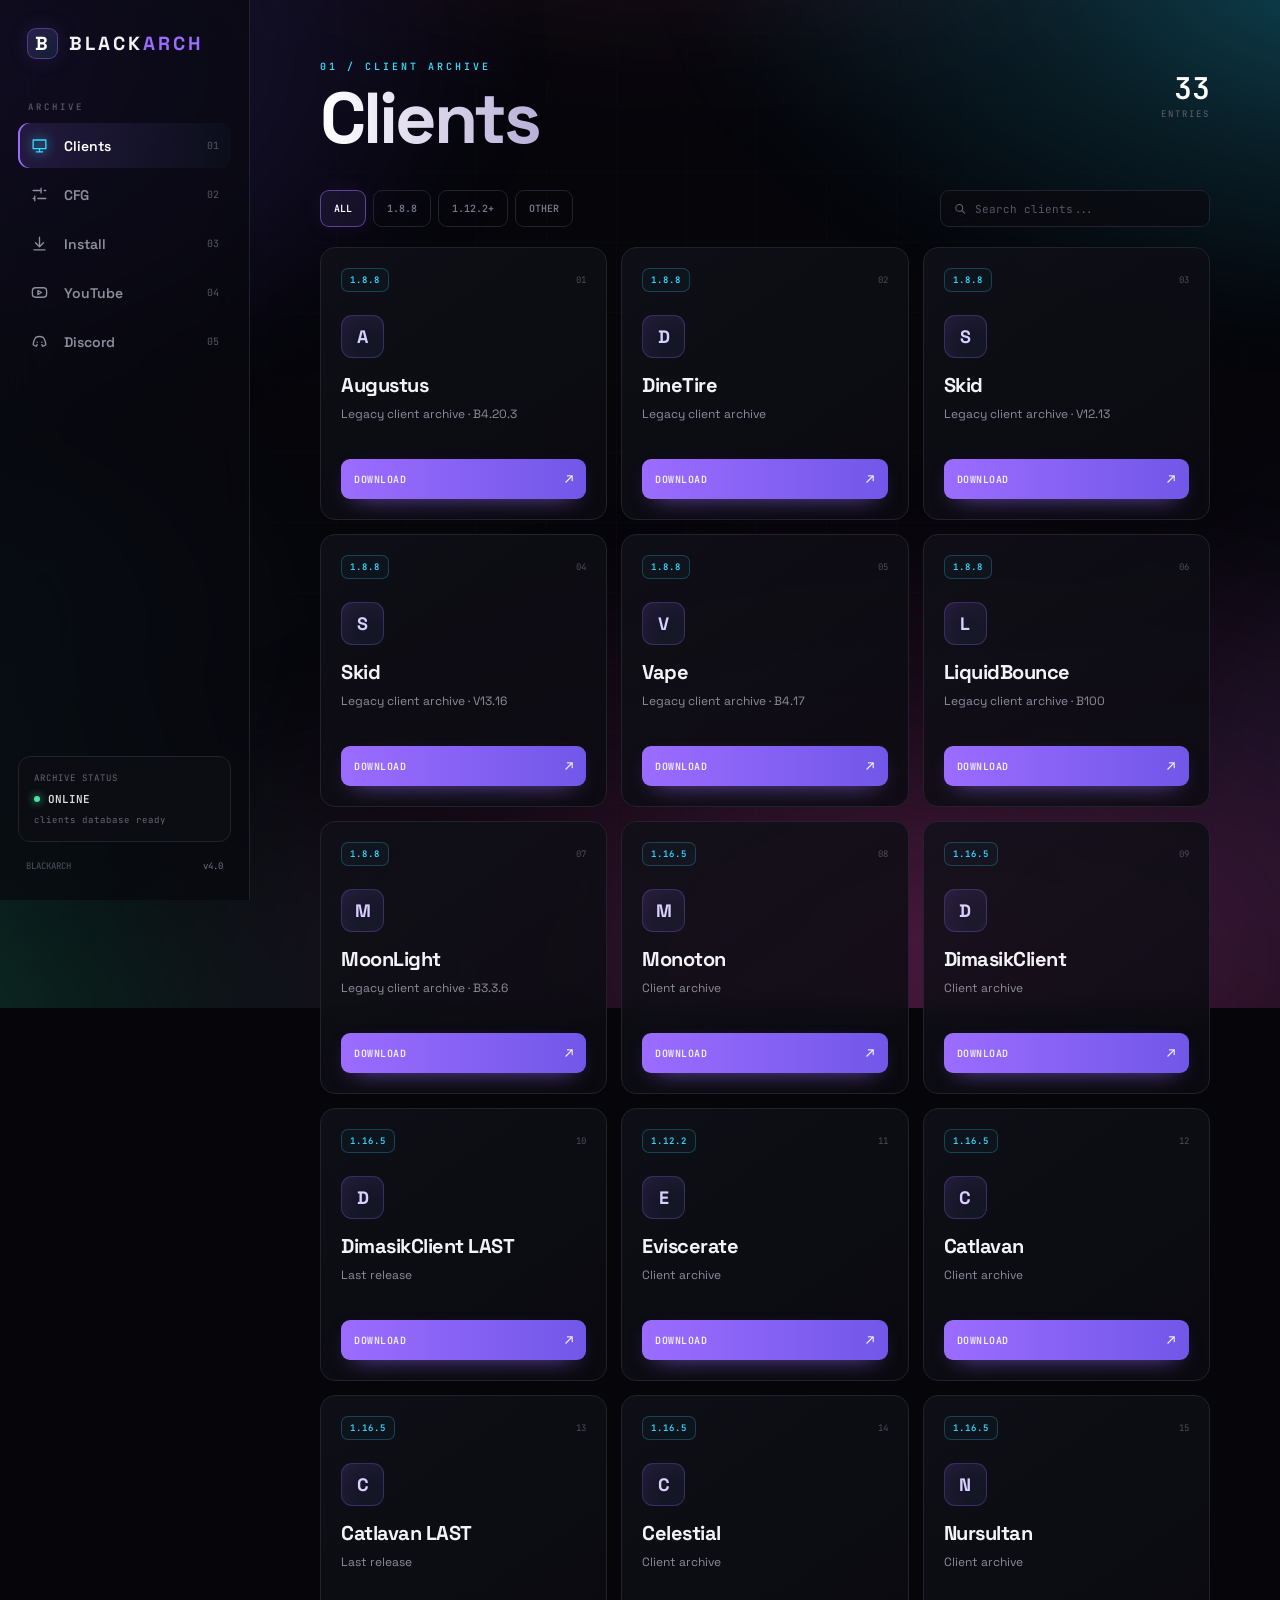
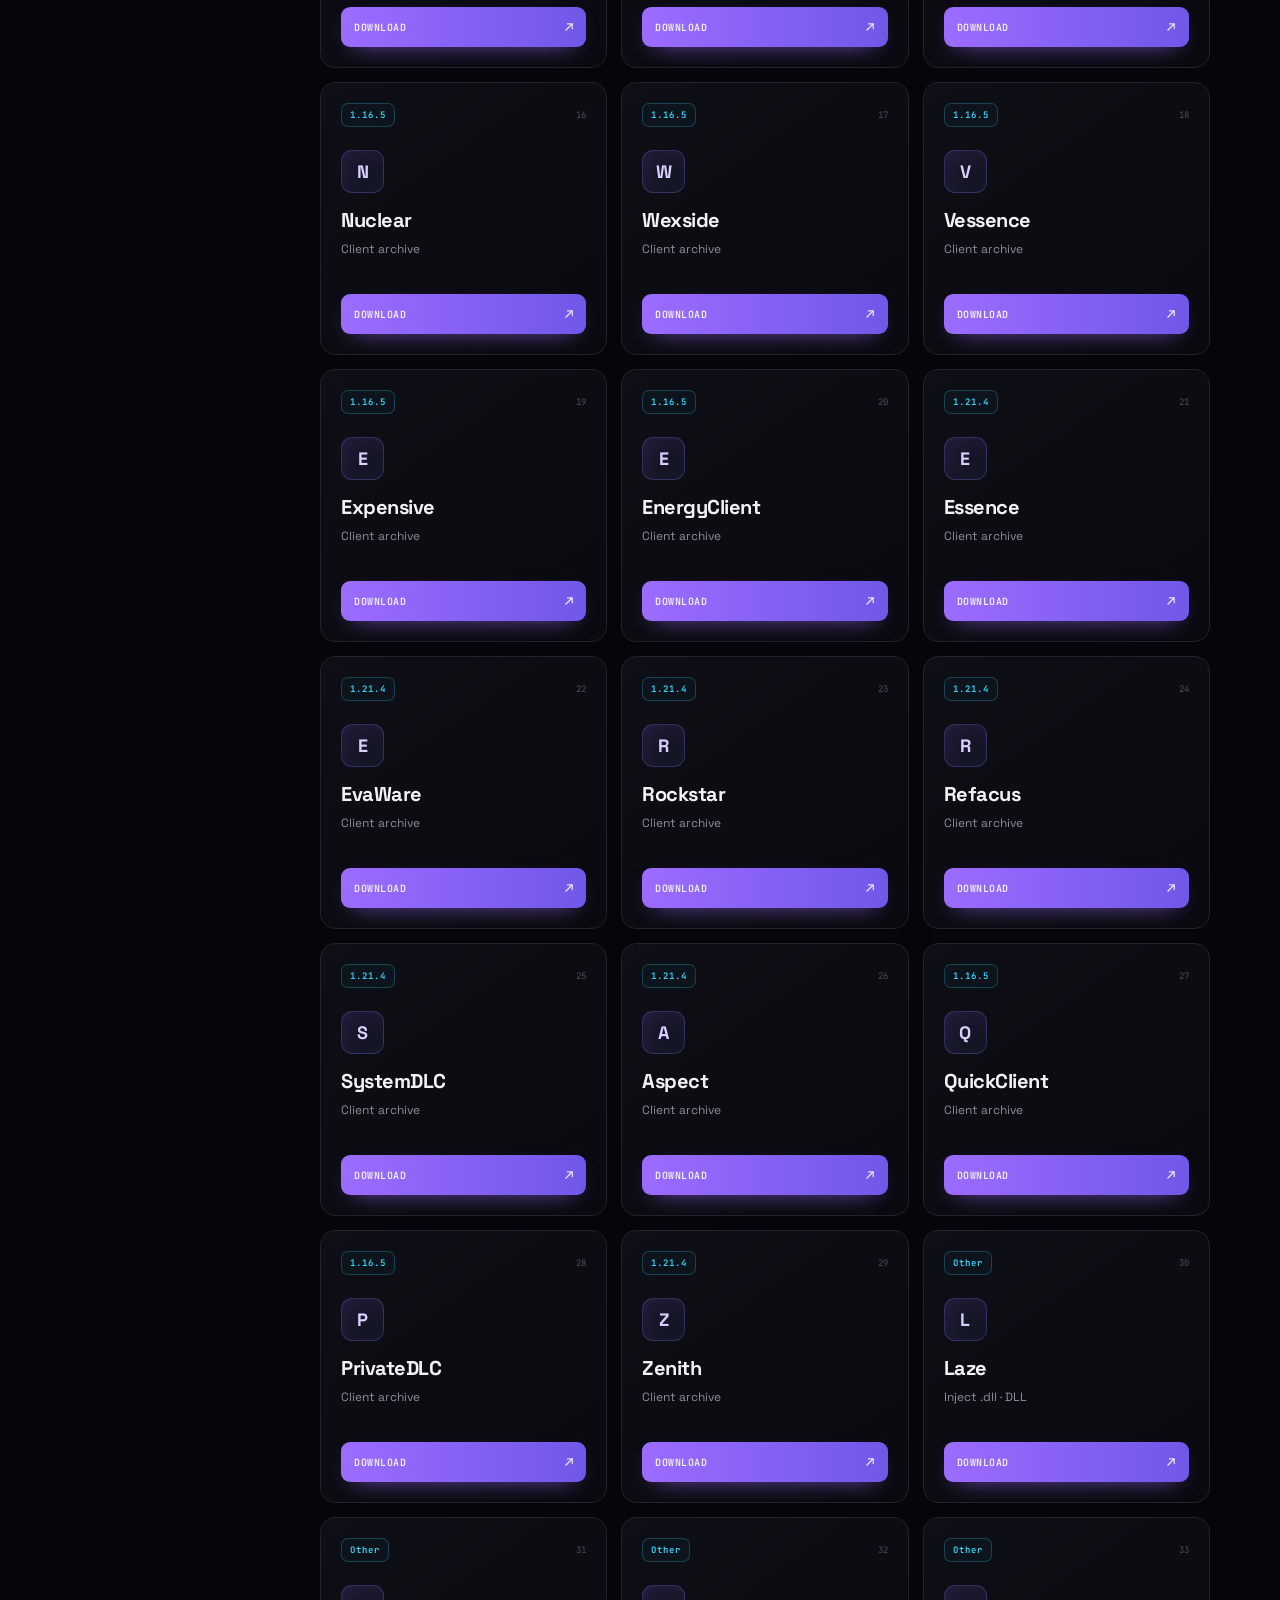
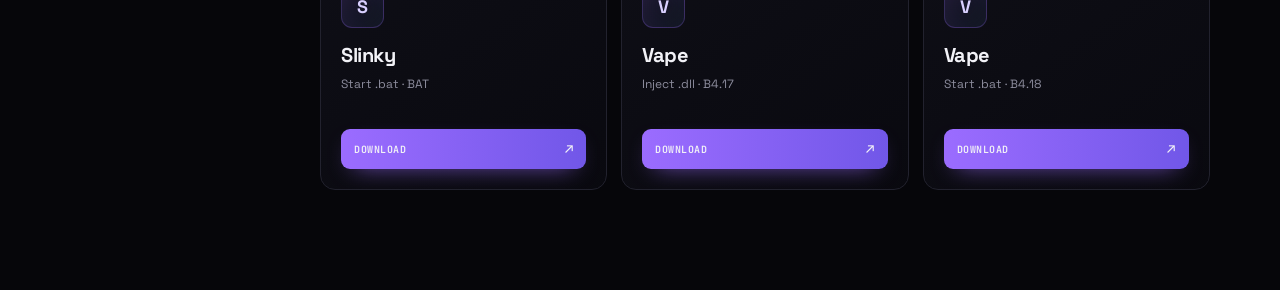
<file: index.html>
<!DOCTYPE html>
<html lang="en">
<head>
<meta charset="UTF-8"><meta name="viewport" content="width=device-width,initial-scale=1">
<title>BlackArch // Client Archive</title>
<link rel="preconnect" href="https://fonts.googleapis.com"><link rel="preconnect" href="https://fonts.gstatic.com" crossorigin>
<link href="https://fonts.googleapis.com/css2?family=Space+Grotesk:wght@400;500;600;700&family=JetBrains+Mono:wght@400;500;600&display=swap" rel="stylesheet">
<link rel="stylesheet" href="style.css">
</head>
<body>
<div id="boot"><canvas id="bootfx"></canvas><div class="boot-box">
  <div class="boot-kicker">BLACKARCH // SYSTEM BOOT</div><div class="boot-logo">BLACK<span>ARCH</span></div>
  <div class="boot-status"><span class="status-dot"></span><span id="bootstatus">initializing archive...</span></div>
  <div class="boot-log" id="bootlog"></div><div class="boot-bar"><i id="bootbar"></i></div><div class="boot-pct" id="bootpct">0%</div>
</div></div>
<div class="bg"></div>
<div class="app">
<aside class="side">
  <a class="brand" href="#clients"><span class="brand-mark">B</span><span>BLACK<span>ARCH</span></span></a>
  <div class="side-label">ARCHIVE</div>
  <nav id="tabs">
    <button data-tab="clients" class="on"><svg viewBox="0 0 24 24"><path d="M4 5h16v11H4zM8 20h8M12 16v4"/></svg><b>Clients</b><em>01</em></button>
    <button data-tab="cfg"><svg viewBox="0 0 24 24"><path d="M4 7h10M18 7h2M4 17h2M10 17h10M14 4v6M6 14v6"/></svg><b>CFG</b><em>02</em></button>
    <button data-tab="install"><svg viewBox="0 0 24 24"><path d="M12 4v11M7 11l5 5 5-5M5 20h14"/></svg><b>Install</b><em>03</em></button>
    <button data-tab="youtube"><svg viewBox="0 0 24 24"><rect x="3" y="6" width="18" height="12" rx="4"/><path d="M10 9.5v5l4.5-2.5z"/></svg><b>YouTube</b><em>04</em></button>
    <button data-tab="discord"><svg viewBox="0 0 24 24"><path d="M7 7c3-1.5 7-1.5 10 0 2 3 3 6 3 9-2 1.5-4 2-4 2l-1-2M7 7C5 10 4 13 4 16c2 1.5 4 2 4 2l1-2M9 13h.01M15 13h.01"/></svg><b>Discord</b><em>05</em></button>
  </nav>
  <div class="side-card"><span>ARCHIVE STATUS</span><strong><i></i> ONLINE</strong><small>clients database ready</small></div>
  <div class="side-foot">BLACKARCH <span>v4.0</span></div>
</aside>
<main>
<section class="panel on" id="clients"><header><div><p>01 / CLIENT ARCHIVE</p><h1>Clients</h1></div><div class="header-stat"><strong id="clientCount">33</strong><span>ENTRIES</span></div></header>
<div class="toolbar"><div class="filters" id="filters"><button class="active" data-filter="all">ALL</button><button data-filter="1.8.8">1.8.8</button><button data-filter="1.12.2+">1.12.2+</button><button data-filter="other">OTHER</button></div><label class="search"><svg viewBox="0 0 24 24"><circle cx="11" cy="11" r="6"/><path d="m16 16 5 5"/></svg><input id="search" placeholder="Search clients..." autocomplete="off"></label></div>
<div class="grid" id="clientGrid"></div><div class="empty" id="empty">No clients match your search.</div></section>
<section class="panel" id="cfg"><header><div><p>02 / CONFIGURATION</p><h1>CFG</h1></div></header><div class="feature-note"><span class="note-icon">CFG</span><div><h2>Configuration archive</h2><p>Use the client-specific configuration files supplied with each release. Place them in the location described by the installation guide.</p></div></div><div class="list" id="cfgList"></div></section>
<section class="panel" id="install"><header><div><p>03 / SETUP GUIDE</p><h1>Download</h1></div></header><ol class="steps" id="steps"></ol></section>
<section class="panel" id="youtube"><header><div><p>04 / MEDIA</p><h1>YouTube</h1></div></header><div class="media-empty"><div class="media-icon">▶</div><h2>Video section</h2><p>Add your YouTube videos to <code>script.js</code> and they will appear here.</p></div></section>
<section class="panel" id="discord"><header><div><p>05 / COMMUNITY</p><h1>Discord</h1></div></header><div class="hero-card" id="discordCard"></div></section>
</main></div><div class="toast" id="toast"></div><script src="script.js"></script></body></html>
</file>
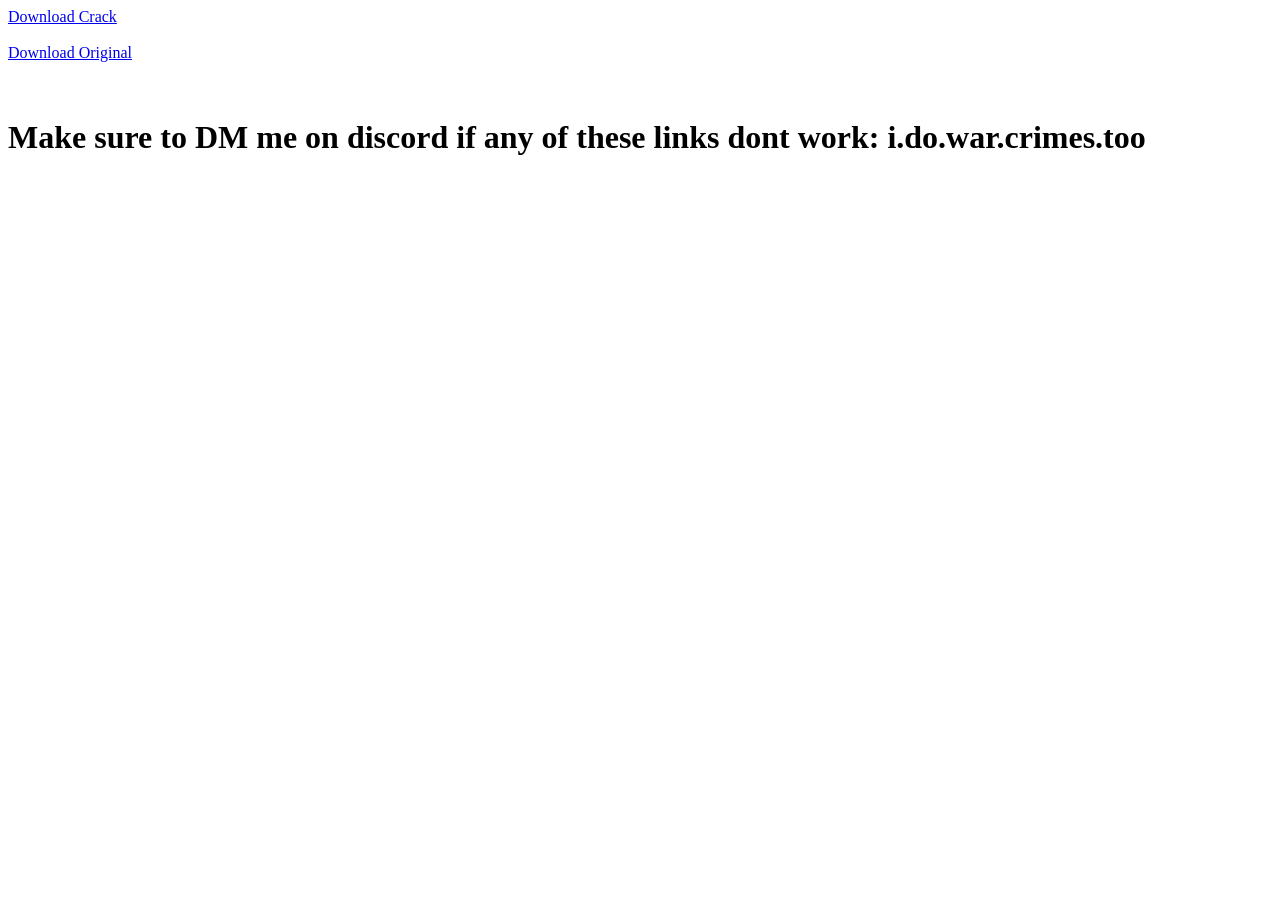
<file: download-atani.html>
<html>
  <body>
    <a href="https://workupload.com/file/5sE7Zb3VT6b">Download Crack</a>
    <br />
    <br />
    <a href="https://workupload.com/file/7sPSqXhzyh6">Download Original</a>
    <br />
    <br />
    <br />
    <h1>Make sure to DM me on discord if any of these links dont work: i.do.war.crimes.too</h1>
  </body>
</html>
</file>
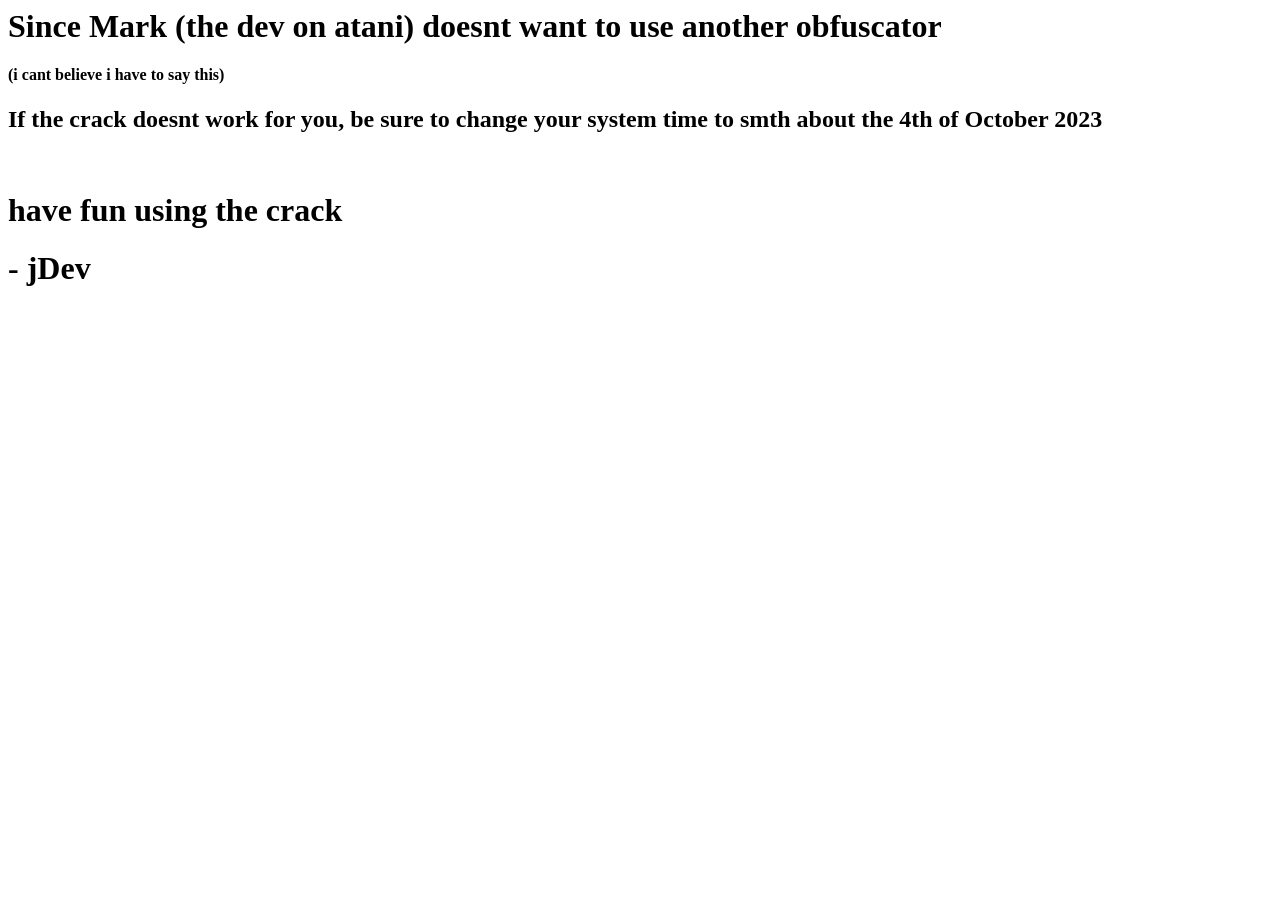
<file: myj2c-thingy.html>
<html>
  <body>
    <h1>Since Mark (the dev on atani) doesnt want to use another obfuscator</h1>
    <h4>(i cant believe i have to say this)</h4>
    <h2>If the crack doesnt work for you, be sure to change your system time to smth about the 4th of October 2023</h2>
    <br />
    <h1>have fun using the crack</h1>
    <h1>- jDev</h1>
  </body>
</html>
</file>
<file: style.css>
:root{--bg:#06060a;--panel:#0d0d14;--panel2:#11111a;--line:#22222e;--text:#f2f2f7;--mut:#8d8d9e;--a:#9b6cff;--b:#34d9ff;--green:#45e6a0;--red:#ff557d;--f:'Space Grotesk',sans-serif;--m:'JetBrains Mono',monospace;--glow:0 0 55px -15px #9b6cffcc}*{box-sizing:border-box;margin:0;padding:0}html{scroll-behavior:smooth}body{background:var(--bg);color:var(--text);font-family:var(--f);min-height:100vh;overflow-x:hidden}a,button{color:inherit;text-decoration:none}button{font:inherit;background:none;border:0;cursor:pointer}.bg{position:fixed;inset:-12%;z-index:-2;overflow:hidden;pointer-events:none;background:#05050a;opacity:1}.bg:before,.bg:after{content:"";position:absolute;inset:-25%;will-change:transform;background:radial-gradient(ellipse 42% 32% at 18% 28%,#7b5cff70 0%,#7b5cff2c 34%,transparent 72%),radial-gradient(ellipse 38% 30% at 82% 22%,#28d9ff58 0%,#28d9ff20 38%,transparent 74%),radial-gradient(ellipse 45% 34% at 65% 78%,#ff4fc94a 0%,#ff4fc916 40%,transparent 76%),radial-gradient(ellipse 38% 30% at 20% 82%,#36f0ad38 0%,#36f0ad10 42%,transparent 76%);filter:blur(35px);transform:translate3d(-3%,0,0) scale(1.08);animation:auroraDrift 18s ease-in-out infinite alternate}.bg:after{background:radial-gradient(ellipse 34% 24% at 10% 58%,#34d9ff42,transparent 70%),radial-gradient(ellipse 42% 28% at 92% 65%,#9b6cff50,transparent 72%),radial-gradient(ellipse 30% 25% at 48% 10%,#ff5da250,transparent 70%);filter:blur(55px);mix-blend-mode:screen;opacity:.75;transform:translate3d(4%,2%,0) scale(1.12);animation:auroraDrift2 23s ease-in-out infinite alternate}.bg{background-image:radial-gradient(circle at 50% 50%,transparent 0,#05050a 78%),linear-gradient(#ffffff04 1px,transparent 1px),linear-gradient(90deg,#ffffff04 1px,transparent 1px);background-size:100% 100%,70px 70px,70px 70px;background-position:0 0,0 0,0 0}@keyframes auroraDrift{0%{transform:translate3d(-7%,-3%,0) scale(1.08) rotate(-2deg)}35%{transform:translate3d(4%,5%,0) scale(1.16) rotate(2deg)}70%{transform:translate3d(8%,-2%,0) scale(1.1) rotate(-1deg)}100%{transform:translate3d(-2%,7%,0) scale(1.18) rotate(2deg)}}@keyframes auroraDrift2{0%{transform:translate3d(6%,4%,0) scale(1.12) rotate(2deg)}40%{transform:translate3d(-6%,-5%,0) scale(1.2) rotate(-3deg)}75%{transform:translate3d(2%,7%,0) scale(1.14) rotate(1deg)}100%{transform:translate3d(-8%,0,0) scale(1.22) rotate(-2deg)}}#boot{position:fixed;inset:0;z-index:100;background:#050509;display:grid;place-items:center;transition:clip-path 1s cubic-bezier(.77,0,.18,1),opacity .5s .7s;clip-path:inset(0)}#boot.done{clip-path:inset(0 0 100% 0);opacity:0;pointer-events:none}#bootfx{position:absolute;inset:0;width:100%;height:100%;opacity:.3}.boot-box{width:min(510px,86vw);position:relative}.boot-kicker{font:600 10px var(--m);letter-spacing:3px;color:var(--b);margin-bottom:12px}.boot-logo{font:700 clamp(48px,10vw,76px)/1 var(--f);letter-spacing:8px;text-shadow:0 0 35px #9b6cff99}.boot-logo span{color:var(--a)}.boot-status{display:flex;align-items:center;gap:10px;font:11px var(--m);color:var(--mut);margin-top:18px}.status-dot{width:6px;height:6px;border-radius:50%;background:var(--green);box-shadow:0 0 14px var(--green);animation:pulse 1s infinite}.boot-log{height:112px;margin:18px 0 16px;padding:12px 14px;border:1px solid #1c1c28;background:#09090e;border-radius:10px;font:11px/1.8 var(--m);color:#707083;overflow:hidden}.boot-log b{color:var(--green);font-weight:500}.boot-bar{height:3px;background:#1a1a24;border-radius:9px;overflow:hidden}.boot-bar i{display:block;width:0;height:100%;background:linear-gradient(90deg,var(--a),var(--b));box-shadow:0 0 18px var(--a);transition:width .2s}.boot-pct{text-align:right;margin-top:7px;color:#666679;font:10px var(--m)}@keyframes pulse{50%{opacity:.35}}.app{display:grid;grid-template-columns:250px 1fr;min-height:100vh}.side{position:sticky;top:0;height:100vh;padding:28px 18px;display:flex;flex-direction:column;border-right:1px solid var(--line);background:#09090fb8;backdrop-filter:blur(22px) saturate(130%);z-index:20}.brand{display:flex;align-items:center;gap:11px;font:700 19px var(--f);letter-spacing:3px;margin:0 9px 42px}.brand>span:last-child>span{color:var(--a)}.brand-mark{width:31px;height:31px;display:grid;place-items:center;border:1px solid #9b6cff66;border-radius:9px;color:#fff;background:linear-gradient(135deg,#9b6cff33,#34d9ff18);box-shadow:0 0 22px #9b6cff22}.side-label{font:600 9px var(--m);letter-spacing:3px;color:#565665;padding:0 10px 10px}#tabs{display:flex;flex-direction:column;gap:4px}#tabs button{display:grid;grid-template-columns:21px 1fr auto;align-items:center;gap:13px;padding:13px 12px;border-radius:11px;color:var(--mut);transition:.22s;text-align:left}#tabs button:hover{color:#fff;background:#ffffff08;transform:translateX(3px)}#tabs button.on{color:#fff;background:linear-gradient(90deg,#9b6cff26,#34d9ff06);box-shadow:inset 2px 0 var(--a)}#tabs svg{width:19px;height:19px;fill:none;stroke:currentColor;stroke-width:1.7;stroke-linecap:round;stroke-linejoin:round}#tabs b{font-size:14px;font-weight:600}#tabs em{font:10px var(--m);font-style:normal;color:#555564}#tabs button.on svg{stroke:var(--b);filter:drop-shadow(0 0 6px #34d9ff)}.side-card{margin-top:auto;padding:15px;border:1px solid var(--line);background:#0c0c13;border-radius:12px}.side-card span,.side-card small{display:block;font:9px var(--m);color:#666675;letter-spacing:1px}.side-card strong{display:flex;align-items:center;gap:8px;font:600 11px var(--m);margin:8px 0;color:#ddd}.side-card i{width:6px;height:6px;border-radius:50%;background:var(--green);box-shadow:0 0 9px var(--green)}.side-foot{font:9px var(--m);color:#525260;margin:18px 8px 0}.side-foot span{float:right;color:#737384}main{padding:60px 5.5vw 100px;min-width:0}header{display:flex;justify-content:space-between;align-items:flex-start;margin-bottom:38px}header p{font:600 10px var(--m);letter-spacing:3px;color:var(--b);margin-bottom:11px}h1{font:700 clamp(43px,6vw,72px)/.95 var(--f);letter-spacing:-3px;background:linear-gradient(90deg,#fff,#b9b0d8);-webkit-background-clip:text;background-clip:text;color:transparent}.header-stat{display:flex;flex-direction:column;text-align:right;padding-top:8px}.header-stat strong{font:600 30px var(--m);color:#fff}.header-stat span{font:9px var(--m);letter-spacing:2px;color:#606070}.panel{display:none}.panel.on{display:block;animation:enter .5s cubic-bezier(.2,.7,.2,1)}@keyframes enter{from{opacity:0;transform:translateY(14px);filter:blur(4px)}to{opacity:1;transform:none;filter:none}}.toolbar{display:flex;justify-content:space-between;gap:18px;margin-bottom:20px;flex-wrap:wrap}.filters{display:flex;gap:7px;flex-wrap:wrap}.filters button{padding:9px 13px;border:1px solid var(--line);border-radius:9px;font:600 10px var(--m);color:#777788;transition:.2s}.filters button:hover{color:#fff;border-color:#55556a}.filters button.active{color:#fff;border-color:#9b6cff88;background:#9b6cff18;box-shadow:0 0 22px #9b6cff13}.search{width:min(270px,100%);height:37px;display:flex;align-items:center;gap:9px;padding:0 12px;border:1px solid var(--line);background:#0b0b11c9;border-radius:9px;backdrop-filter:blur(10px);color:#626273}.search svg{width:15px;height:15px;fill:none;stroke:currentColor;stroke-width:1.8}.search input{width:100%;border:0;outline:0;background:none;color:#eee;font:11px var(--m)}.search input::placeholder{color:#575766}.grid{display:grid;grid-template-columns:repeat(auto-fill,minmax(245px,1fr));gap:14px}.card{position:relative;overflow:hidden;padding:20px;border:1px solid var(--line);border-radius:15px;background:linear-gradient(145deg,#111119d9,#0b0b11d6);backdrop-filter:blur(10px);transition:transform .25s,border-color .25s,box-shadow .25s;animation:cardin .45s both;animation-delay:var(--delay)}@keyframes cardin{from{opacity:0;transform:translateY(8px)}to{opacity:1;transform:none}}.card:before{content:"";position:absolute;inset:0;background:radial-gradient(240px circle at var(--mx,50%) var(--my,0),#9b6cff24,transparent 62%);opacity:0;transition:.25s}.card:hover{transform:translateY(-4px);border-color:#9b6cff66;box-shadow:var(--glow)}.card:hover:before{opacity:1}.card>*{position:relative}.card-top{display:flex;justify-content:space-between;align-items:center}.tag{font:600 9px var(--m);letter-spacing:1px;color:var(--b);padding:5px 8px;border:1px solid #34d9ff3d;background:#34d9ff08;border-radius:7px}.index{font:9px var(--m);color:#4d4d5c}.client-symbol{width:43px;height:43px;display:grid;place-items:center;margin:23px 0 14px;border-radius:11px;font:700 18px var(--f);color:#d9d0ff;border:1px solid #9b6cff42;background:linear-gradient(135deg,#9b6cff22,#34d9ff0a);box-shadow:inset 0 0 20px #9b6cff0d}.card h3{font-size:20px;letter-spacing:-.5px;margin-bottom:7px}.card p{color:var(--mut);font-size:12px;line-height:1.5;min-height:37px}.btn{display:inline-flex;align-items:center;justify-content:space-between;gap:20px;margin-top:17px;width:100%;padding:11px 13px;border-radius:9px;font:600 10px var(--m);letter-spacing:.5px;background:linear-gradient(90deg,#9b6cff,#7157e8);box-shadow:0 8px 25px -13px #9b6cff;transition:.22s}.btn:hover{filter:brightness(1.13);transform:translateY(-2px);box-shadow:0 12px 28px -12px #9b6cff}.btn span{font-size:14px}.empty{display:none;padding:50px;text-align:center;border:1px dashed var(--line);border-radius:14px;color:var(--mut);font:12px var(--m)}.empty.show{display:block}.feature-note{display:flex;gap:18px;align-items:flex-start;padding:23px;border:1px solid #9b6cff42;border-radius:15px;background:linear-gradient(120deg,#9b6cff0c,#0d0d14);margin-bottom:18px;max-width:850px}.note-icon{display:grid;place-items:center;min-width:48px;height:48px;border:1px solid #9b6cff55;border-radius:12px;font:600 10px var(--m);color:#c8b8ff}.feature-note h2{font-size:19px;margin-bottom:5px}.feature-note p{font-size:13px;line-height:1.6;color:var(--mut)}.list{display:grid;gap:10px;max-width:850px}.row{display:flex;align-items:center;gap:17px;padding:17px 19px;border:1px solid var(--line);background:var(--panel);border-radius:12px;transition:.2s}.row:hover{border-color:#9b6cff55;transform:translateX(4px)}.row i{font:600 10px var(--m);color:var(--b);min-width:55px}.row h3{font-size:15px}.row p{color:var(--mut);font-size:11px;margin-top:3px}.row-arrow{margin-left:auto;color:#626273}.steps{list-style:none;counter-reset:steps;display:grid;gap:12px;max-width:850px}.steps li{counter-increment:steps;display:flex;gap:20px;align-items:center;padding:21px;border:1px solid var(--line);background:var(--panel);border-radius:14px}.steps li>strong{font:700 24px var(--m);color:#9b6cff;min-width:45px}.steps b{display:block;font-size:16px;margin-bottom:4px}.steps span{display:block;color:var(--mut);font-size:12px;line-height:1.5}.media-empty{max-width:700px;padding:60px 30px;text-align:center;border:1px dashed var(--line);border-radius:18px;background:#0b0b11}.media-icon{margin:0 auto 18px;width:58px;height:58px;display:grid;place-items:center;border-radius:50%;background:#9b6cff1c;border:1px solid #9b6cff55;color:#b9a6ff}.media-empty h2{font-size:22px;margin-bottom:8px}.media-empty p{color:var(--mut);font-size:13px}.media-empty code{font:11px var(--m);color:#c2b4ef}.hero-card{position:relative;overflow:hidden;max-width:850px;padding:46px;border:1px solid #5860a655;border-radius:20px;background:radial-gradient(500px at 100% 0,#9b6cff22,transparent 65%),linear-gradient(145deg,#12121c,#0b0b11);box-shadow:var(--glow)}.hero-card:after{content:"";position:absolute;width:180px;height:180px;border:1px solid #9b6cff22;border-radius:50%;right:-70px;top:-70px}.hero-kicker{font:600 9px var(--m);letter-spacing:2px;color:var(--b);margin-bottom:18px}.discord-symbol{font-size:34px;color:#bca9ff;margin-bottom:13px}.hero-card h2{font-size:34px;margin-bottom:9px}.hero-card p{color:var(--mut);font-size:14px;line-height:1.6;max-width:500px}.hero-card .btn{width:auto;min-width:170px}.toast{position:fixed;right:24px;bottom:24px;z-index:90;padding:12px 16px;border:1px solid #9b6cff55;background:#12111a;box-shadow:var(--glow);border-radius:10px;font:11px var(--m);transform:translateY(100px);opacity:0;transition:.3s}.toast.show{transform:none;opacity:1}@media(max-width:850px){.app{grid-template-columns:1fr}.side{position:fixed;inset:auto 0 0 0;width:100%;height:auto;padding:7px 7px 6px;border:0;border-top:1px solid var(--line);flex-direction:row;backdrop-filter:blur(20px);z-index:50}.brand,.side-label,.side-card,.side-foot{display:none}#tabs{width:100%;display:grid;grid-template-columns:repeat(5,1fr);gap:2px}#tabs button{display:flex;flex-direction:column;gap:3px;justify-content:center;align-items:center;padding:7px 3px}#tabs button.on{box-shadow:inset 0 2px var(--a)}#tabs b{font-size:9px}#tabs em{display:none}main{padding:34px 5vw 100px}header{margin-bottom:30px}.header-stat{display:none}.toolbar{flex-direction:column}.search{width:100%}.grid{grid-template-columns:repeat(auto-fill,minmax(210px,1fr))}.hero-card{padding:30px}.hero-card h2{font-size:27px}}@media(max-width:470px){h1{font-size:45px}.grid{grid-template-columns:1fr}.card{padding:19px}.filters{width:100%}.filters button{flex:1}}@media(prefers-reduced-motion:reduce){*,*::before,*::after{animation-duration:.01ms!important;transition-duration:.01ms!important}}
</file>
